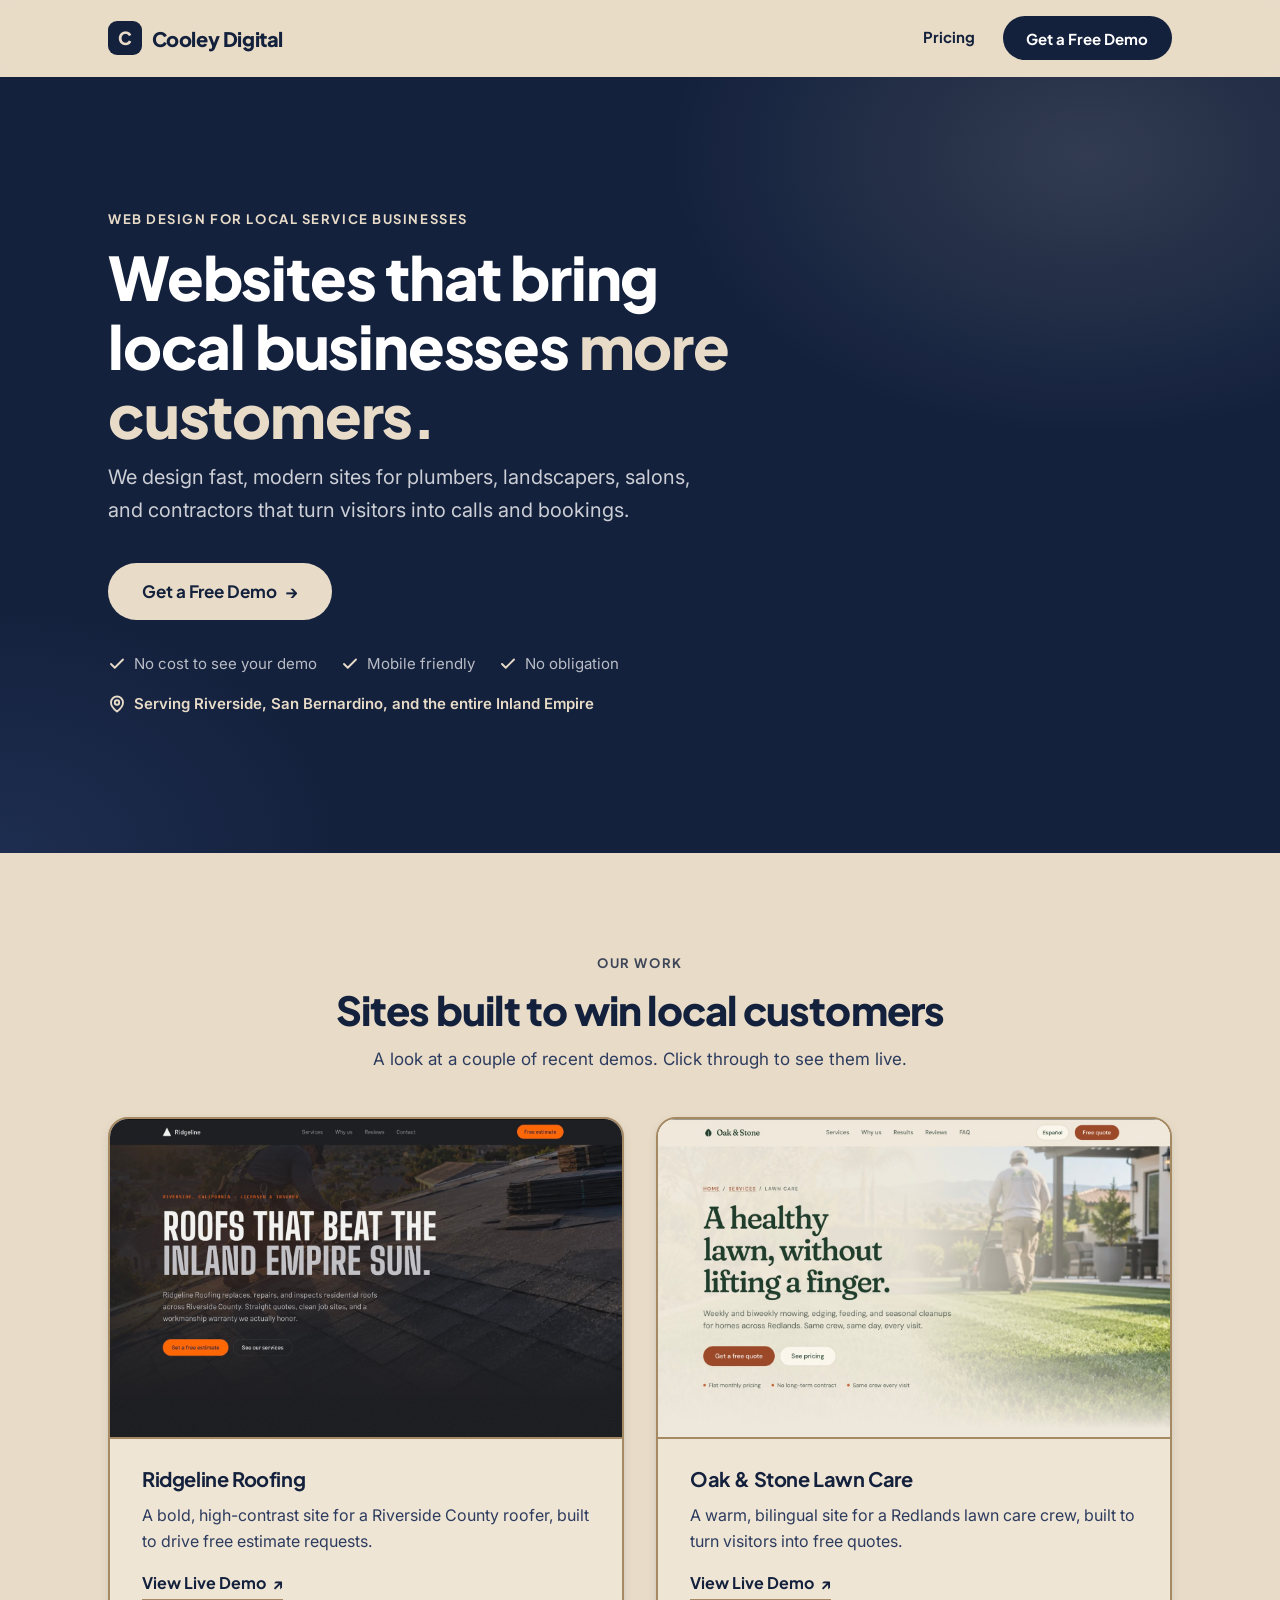
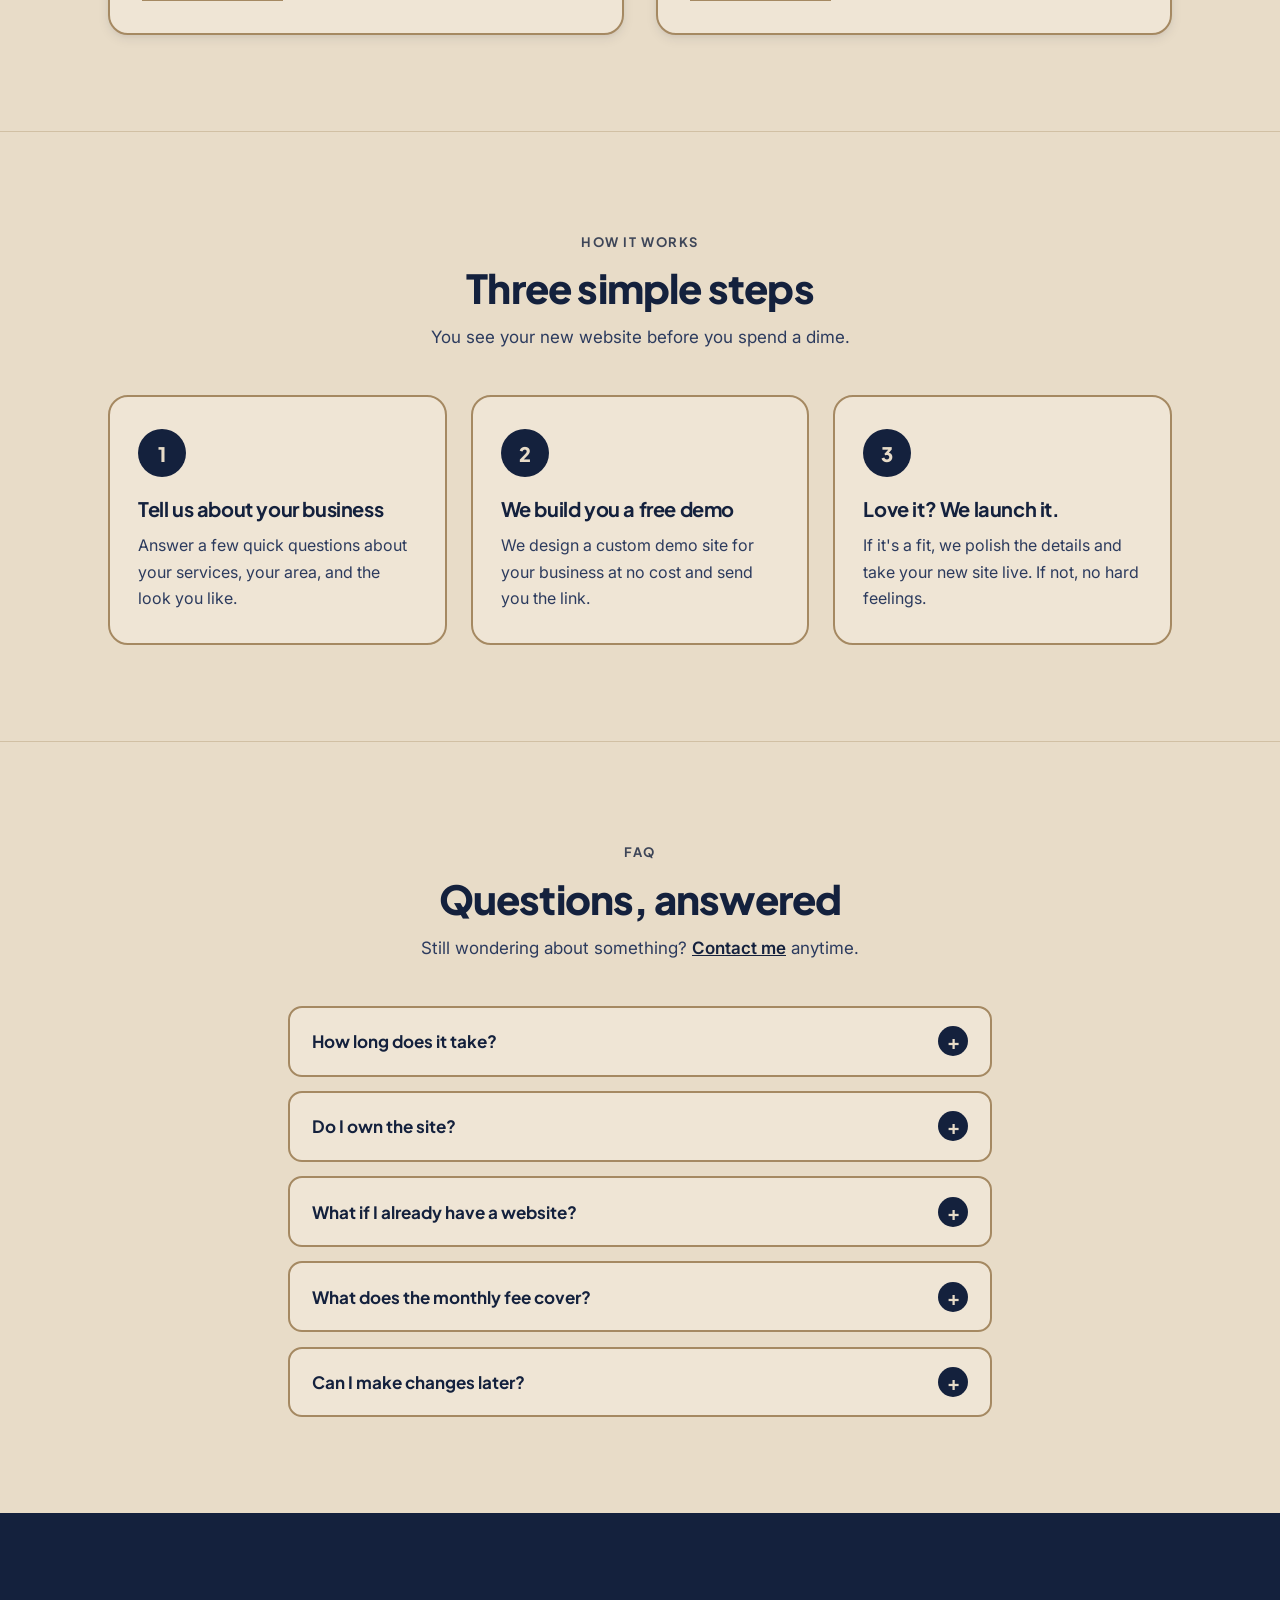
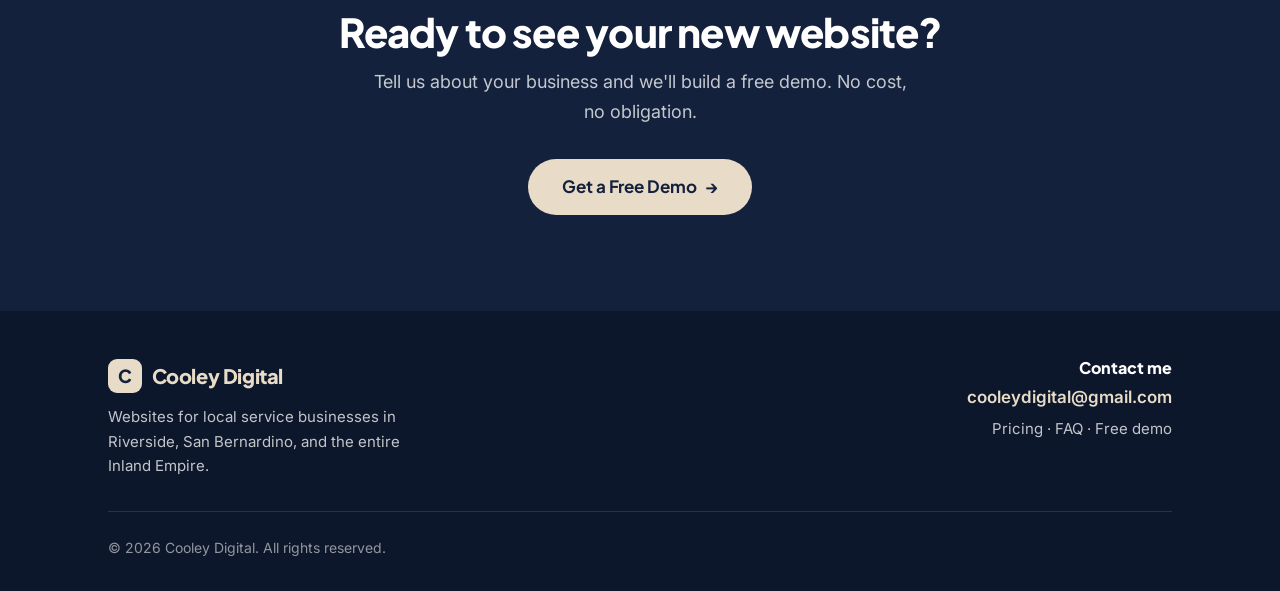
<file: index.html>
<!DOCTYPE html>
<html lang="en">
<head>
  <meta charset="UTF-8">
  <meta name="viewport" content="width=device-width, initial-scale=1.0">
  <title>Cooley Digital | Websites for Local Service Businesses</title>
  <meta name="description" content="Cooley Digital builds clean, modern websites that help plumbers, landscapers, salons, contractors, and other local service businesses in Riverside, San Bernardino, and the Inland Empire win more customers. Get a free demo.">
  <meta name="theme-color" content="#14213D">

  <meta property="og:type" content="website">
  <meta property="og:title" content="Cooley Digital | Websites for Local Service Businesses">
  <meta property="og:description" content="Modern websites that bring local businesses more customers. Get a free demo, no obligation.">

  <link rel="icon" href="favicon.svg" type="image/svg+xml">

  <link rel="preconnect" href="https://fonts.googleapis.com">
  <link rel="preconnect" href="https://fonts.gstatic.com" crossorigin>
  <link href="https://fonts.googleapis.com/css2?family=Inter:wght@400;500;600&family=Plus+Jakarta+Sans:wght@600;700;800&display=swap" rel="stylesheet">

  <link rel="stylesheet" href="styles.css">
</head>
<body>
  <a class="skip-link" href="#main">Skip to content</a>

  <header class="site-header">
    <div class="container site-header__inner">
      <a href="index.html" class="wordmark" aria-label="Cooley Digital home">
        <span class="wordmark__mark" aria-hidden="true">C</span>
        Cooley Digital
      </a>
      <nav class="site-nav" aria-label="Main">
        <a href="pricing.html" class="site-nav__link">Pricing</a>
        <a href="demo.html" class="btn btn--primary">
          <span class="btn-label-full">Get a Free Demo</span>
          <span class="btn-label-short">Free Demo</span>
        </a>
      </nav>
    </div>
  </header>

  <main id="main">
    <!-- Hero -->
    <section class="hero">
      <div class="container">
        <span class="eyebrow">Web design for local service businesses</span>
        <h1>Websites that bring local businesses <span class="accent">more customers.</span></h1>
        <p class="hero__sub">We design fast, modern sites for plumbers, landscapers, salons, and contractors that turn visitors into calls and bookings.</p>
        <a href="demo.html" class="btn btn--tan btn--lg">
          Get a Free Demo <span class="btn__arrow" aria-hidden="true">&rarr;</span>
        </a>
        <ul class="hero__trust">
          <li>
            <svg width="18" height="18" viewBox="0 0 24 24" fill="none" stroke="currentColor" stroke-width="2.5" stroke-linecap="round" stroke-linejoin="round" aria-hidden="true"><path d="M20 6 9 17l-5-5"/></svg>
            No cost to see your demo
          </li>
          <li>
            <svg width="18" height="18" viewBox="0 0 24 24" fill="none" stroke="currentColor" stroke-width="2.5" stroke-linecap="round" stroke-linejoin="round" aria-hidden="true"><path d="M20 6 9 17l-5-5"/></svg>
            Mobile friendly
          </li>
          <li>
            <svg width="18" height="18" viewBox="0 0 24 24" fill="none" stroke="currentColor" stroke-width="2.5" stroke-linecap="round" stroke-linejoin="round" aria-hidden="true"><path d="M20 6 9 17l-5-5"/></svg>
            No obligation
          </li>
        </ul>
        <p class="hero__area"><svg width="18" height="18" viewBox="0 0 24 24" fill="none" stroke="currentColor" stroke-width="2.5" stroke-linecap="round" stroke-linejoin="round" aria-hidden="true"><path d="M20 10c0 6-8 12-8 12s-8-6-8-12a8 8 0 0 1 16 0Z"/><circle cx="12" cy="10" r="3"/></svg>Serving Riverside, San Bernardino, and the entire Inland Empire</p>
      </div>
    </section>

    <!-- Our Work -->
    <section class="section section--cream" id="work" aria-labelledby="work-title">
      <div class="container">
        <div class="section-header">
          <span class="eyebrow">Our Work</span>
          <h2 id="work-title">Sites built to win local customers</h2>
          <p>A look at a couple of recent demos. Click through to see them live.</p>
        </div>

        <div class="work-grid">
          <article class="card work-card">
            <div class="work-card__media">
              <img src="images/demo1.jpg" alt="Homepage screenshot of the Ridgeline Roofing demo website" width="1600" height="913" loading="lazy">
            </div>
            <div class="work-card__body">
              <h3>Ridgeline Roofing</h3>
              <p>A bold, high-contrast site for a Riverside County roofer, built to drive free estimate requests.</p>
              <a href="https://ridgelineroofing-demo.netlify.app/" class="text-link" target="_blank" rel="noopener noreferrer">
                View Live Demo <span aria-hidden="true">&#8599;</span>
                <span class="visually-hidden">(opens in a new tab)</span>
              </a>
            </div>
          </article>

          <article class="card work-card">
            <div class="work-card__media">
              <img src="images/demo2.jpg" alt="Homepage screenshot of the Oak &amp; Stone Lawn Care demo website" width="1600" height="913" loading="lazy">
            </div>
            <div class="work-card__body">
              <h3>Oak &amp; Stone Lawn Care</h3>
              <p>A warm, bilingual site for a Redlands lawn care crew, built to turn visitors into free quotes.</p>
              <a href="https://oakandstone-demo.netlify.app/" class="text-link" target="_blank" rel="noopener noreferrer">
                View Live Demo <span aria-hidden="true">&#8599;</span>
                <span class="visually-hidden">(opens in a new tab)</span>
              </a>
            </div>
          </article>
        </div>
      </div>
    </section>

    <!-- How it works -->
    <section class="section section--tan" id="how" aria-labelledby="how-title">
      <div class="container">
        <div class="section-header">
          <span class="eyebrow">How it works</span>
          <h2 id="how-title">Three simple steps</h2>
          <p>You see your new website before you spend a dime.</p>
        </div>

        <ol class="steps">
          <li class="step">
            <div class="step__num" aria-hidden="true">1</div>
            <h3>Tell us about your business</h3>
            <p>Answer a few quick questions about your services, your area, and the look you like.</p>
          </li>
          <li class="step">
            <div class="step__num" aria-hidden="true">2</div>
            <h3>We build you a free demo</h3>
            <p>We design a custom demo site for your business at no cost and send you the link.</p>
          </li>
          <li class="step">
            <div class="step__num" aria-hidden="true">3</div>
            <h3>Love it? We launch it.</h3>
            <p>If it's a fit, we polish the details and take your new site live. If not, no hard feelings.</p>
          </li>
        </ol>
      </div>
    </section>

    <!-- FAQ -->
    <section class="section section--tan" id="faq" aria-labelledby="faq-title">
      <div class="container container--narrow">
        <div class="section-header">
          <span class="eyebrow">FAQ</span>
          <h2 id="faq-title">Questions, answered</h2>
          <p>Still wondering about something? <a href="#contact">Contact me</a> anytime.</p>
        </div>

        <div class="faq">
          <details class="faq__item">
            <summary>How long does it take?</summary>
            <p>Your free demo is usually ready within 3–5 days of filling out the form. Once you decide to move forward, we finalize the details and launch your site within 1–2 weeks, depending on how quickly we get your photos, logo, and info.</p>
          </details>
          <details class="faq__item">
            <summary>Do I own the site?</summary>
            <p>Yes. Your domain name and all your content (your photos, text, and logo) belong to you. If you ever decide to leave, we'll hand over your site files so you're never locked in.</p>
          </details>
          <details class="faq__item">
            <summary>What if I already have a website?</summary>
            <p>No problem. We'll look at what you have now, keep what's working, and build you a faster, more modern version. We can also move your existing domain over, so your web address stays the same.</p>
          </details>
          <details class="faq__item">
            <summary>What does the monthly fee cover?</summary>
            <p>The $50/month covers hosting, security, keeping your site online and running fast, and small updates like changing your hours, prices, services, or photos. You won't have to touch any tech yourself.</p>
          </details>
          <details class="faq__item">
            <summary>Can I make changes later?</summary>
            <p>Absolutely. Just text or email us what you want changed. Small updates are included in your monthly plan, and bigger additions (like a new page or online booking) we'll quote upfront before doing any work.</p>
          </details>
        </div>
      </div>
    </section>

    <!-- Final CTA -->
    <section class="section section--navy cta-band" aria-labelledby="cta-title">
      <div class="container">
        <h2 id="cta-title">Ready to see your new website?</h2>
        <p>Tell us about your business and we'll build a free demo. No cost, no obligation.</p>
        <a href="demo.html" class="btn btn--tan btn--lg">
          Get a Free Demo <span class="btn__arrow" aria-hidden="true">&rarr;</span>
        </a>
      </div>
    </section>
  </main>

  <footer class="site-footer">
    <div class="container">
      <div class="site-footer__inner">
        <div>
          <a href="index.html" class="wordmark wordmark--light">
            <span class="wordmark__mark" aria-hidden="true">C</span>
            Cooley Digital
          </a>
          <p class="site-footer__tagline">Websites for local service businesses in Riverside, San Bernardino, and the entire Inland Empire.</p>
        </div>
        <div class="site-footer__contact" id="contact">
          <h2 class="site-footer__heading">Contact me</h2>
          <p><a class="site-footer__email" href="mailto:cooleydigital@gmail.com">cooleydigital@gmail.com</a></p>
          <p class="site-footer__links"><a href="pricing.html">Pricing</a> &middot; <a href="#faq">FAQ</a> &middot; <a href="demo.html">Free demo</a></p>
        </div>
      </div>
      <div class="site-footer__bottom">
        <p>&copy; <span data-year>2026</span> Cooley Digital. All rights reserved.</p>
      </div>
    </div>
  </footer>

  <script src="script.js" defer></script>
</body>
</html>
</file>
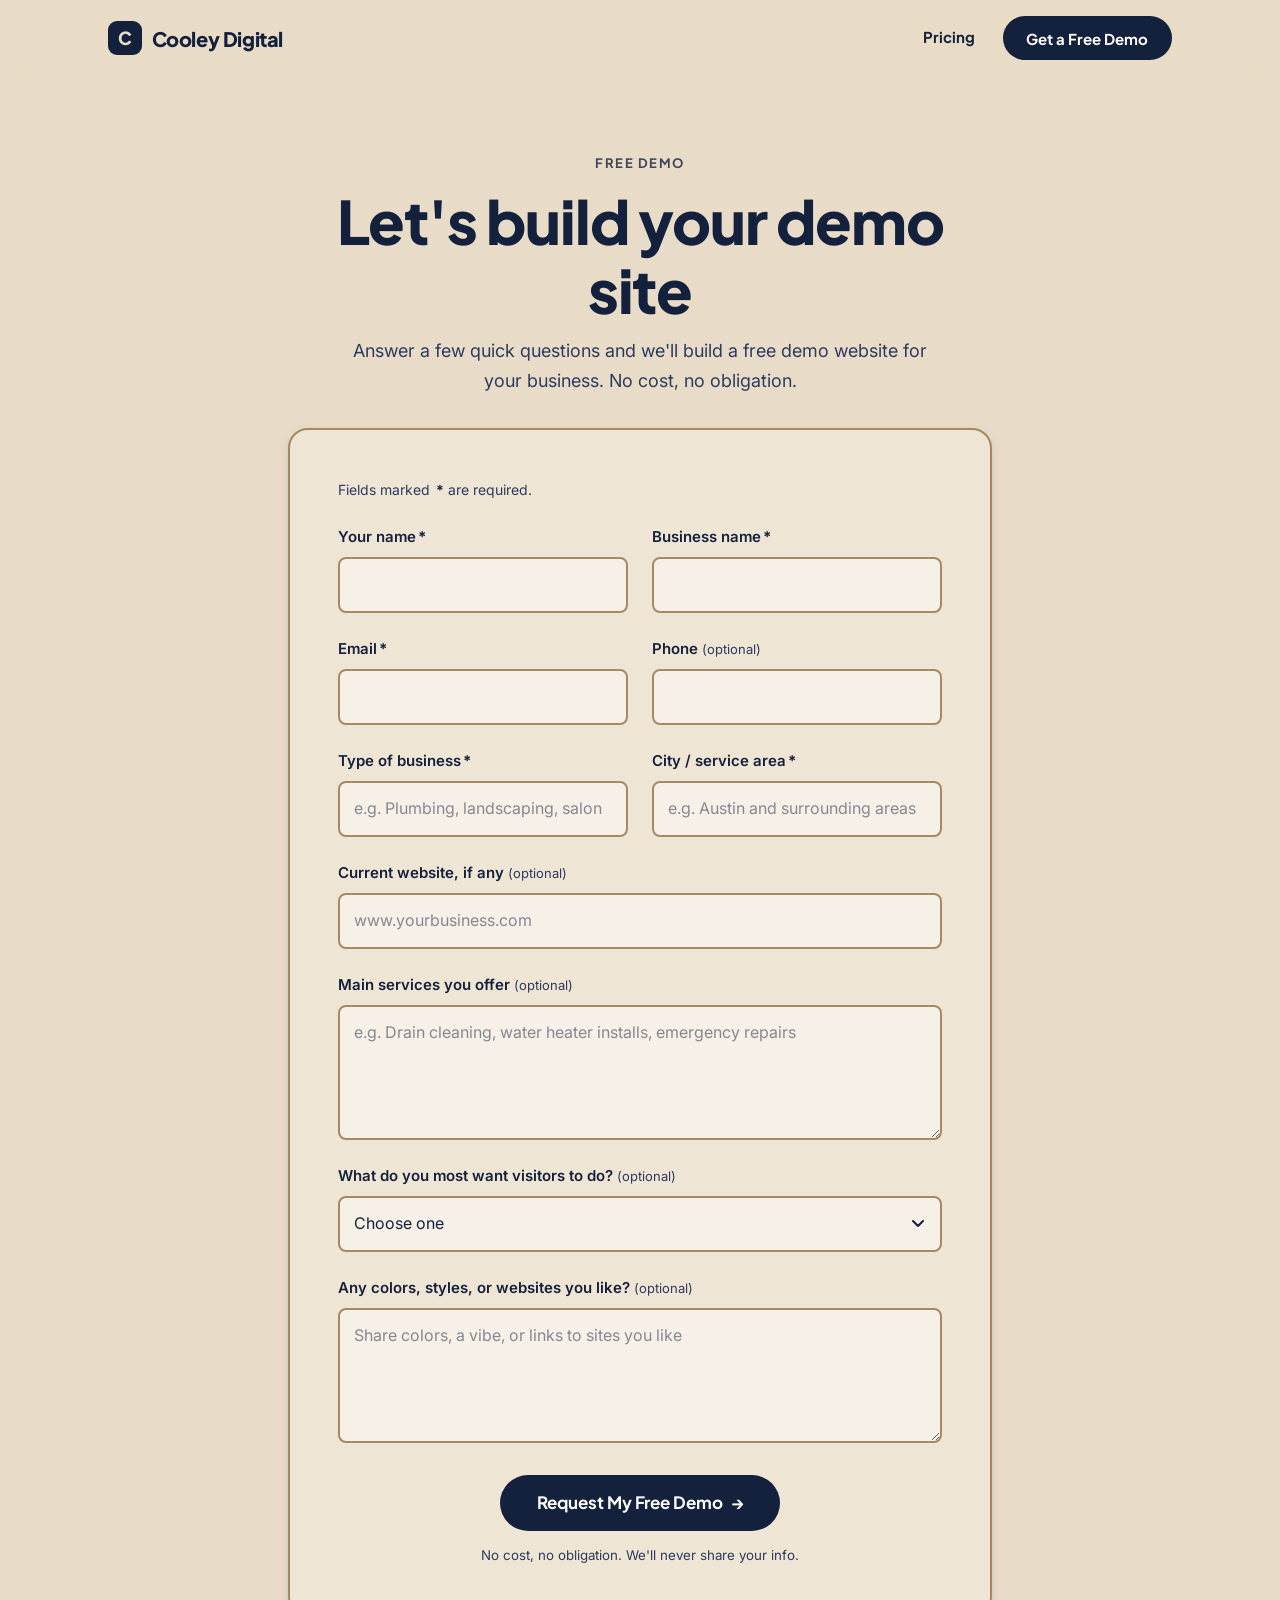
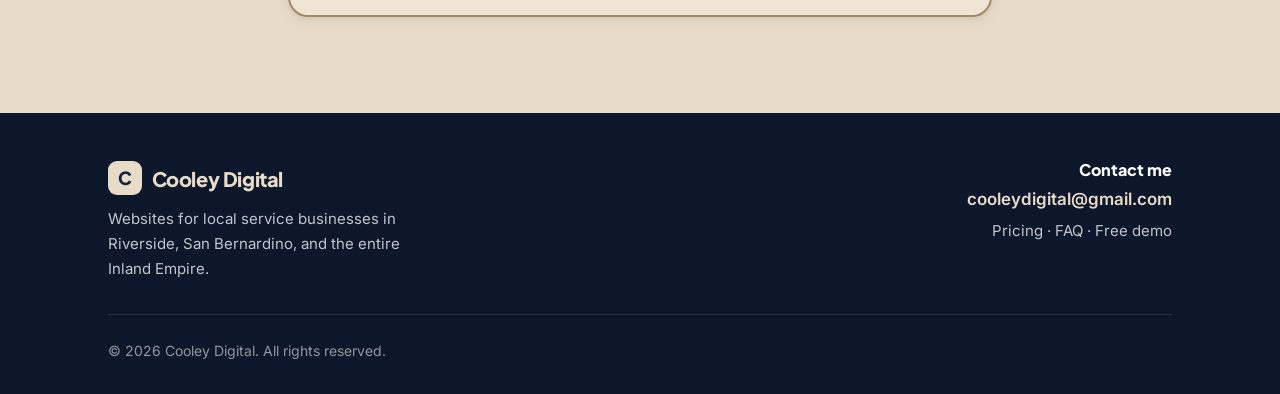
<file: demo.html>
<!DOCTYPE html>
<html lang="en">
<head>
  <meta charset="UTF-8">
  <meta name="viewport" content="width=device-width, initial-scale=1.0">
  <title>Get a Free Demo Website | Cooley Digital</title>
  <meta name="description" content="Answer a few quick questions and Cooley Digital will build a free demo website for your Inland Empire service business. No cost, no obligation.">
  <meta name="theme-color" content="#14213D">

  <meta property="og:type" content="website">
  <meta property="og:title" content="Get a Free Demo Website | Cooley Digital">
  <meta property="og:description" content="Answer a few quick questions and we'll build a free demo website for your business.">

  <link rel="icon" href="favicon.svg" type="image/svg+xml">

  <link rel="preconnect" href="https://fonts.googleapis.com">
  <link rel="preconnect" href="https://fonts.gstatic.com" crossorigin>
  <link href="https://fonts.googleapis.com/css2?family=Inter:wght@400;500;600&family=Plus+Jakarta+Sans:wght@600;700;800&display=swap" rel="stylesheet">

  <link rel="stylesheet" href="styles.css">
</head>
<body>
  <a class="skip-link" href="#main">Skip to content</a>

  <header class="site-header">
    <div class="container site-header__inner">
      <a href="index.html" class="wordmark" aria-label="Cooley Digital home">
        <span class="wordmark__mark" aria-hidden="true">C</span>
        Cooley Digital
      </a>
      <nav class="site-nav" aria-label="Main">
        <a href="pricing.html" class="site-nav__link">Pricing</a>
        <a href="demo.html" class="btn btn--primary" aria-current="page">
          <span class="btn-label-full">Get a Free Demo</span>
          <span class="btn-label-short">Free Demo</span>
        </a>
      </nav>
    </div>
  </header>

  <main id="main">
    <section class="page-intro">
      <div class="container container--narrow">
        <span class="eyebrow">Free demo</span>
        <h1>Let's build your demo site</h1>
        <p>Answer a few quick questions and we'll build a free demo website for your business. No cost, no obligation.</p>
      </div>
    </section>

    <section class="section section--flush-top">
      <div class="container container--narrow">
        <div class="form-card">
          <p class="form-note">Fields marked <span class="req" aria-hidden="true">*</span> are required.</p>

          <form
            name="demo-request"
            method="POST"
            action="/thank-you.html"
            data-netlify="true"
            netlify-honeypot="bot-field"
            novalidate
            data-validate>
            <input type="hidden" name="form-name" value="demo-request">

            <!-- Honeypot: hidden from people, bots fill it in -->
            <p class="visually-hidden" aria-hidden="true">
              <label>Leave this field empty: <input name="bot-field" tabindex="-1" autocomplete="off"></label>
            </p>

            <div class="form-grid">
              <div class="field">
                <label for="name">Your name<span class="req" aria-hidden="true">*</span></label>
                <input type="text" id="name" name="name" autocomplete="name" required aria-describedby="name-error">
                <span class="field__error" id="name-error">Please enter your name.</span>
              </div>

              <div class="field">
                <label for="business">Business name<span class="req" aria-hidden="true">*</span></label>
                <input type="text" id="business" name="business-name" autocomplete="organization" required aria-describedby="business-error">
                <span class="field__error" id="business-error">Please enter your business name.</span>
              </div>

              <div class="field">
                <label for="email">Email<span class="req" aria-hidden="true">*</span></label>
                <input type="email" id="email" name="email" autocomplete="email" inputmode="email" required aria-describedby="email-error">
                <span class="field__error" id="email-error">Please enter a valid email address.</span>
              </div>

              <div class="field">
                <label for="phone">Phone<span class="optional">(optional)</span></label>
                <input type="tel" id="phone" name="phone" autocomplete="tel" inputmode="tel">
              </div>

              <div class="field">
                <label for="business-type">Type of business<span class="req" aria-hidden="true">*</span></label>
                <input type="text" id="business-type" name="business-type" placeholder="e.g. Plumbing, landscaping, salon" required aria-describedby="business-type-error">
                <span class="field__error" id="business-type-error">Please tell us what kind of business you run.</span>
              </div>

              <div class="field">
                <label for="area">City / service area<span class="req" aria-hidden="true">*</span></label>
                <input type="text" id="area" name="service-area" autocomplete="address-level2" placeholder="e.g. Austin and surrounding areas" required aria-describedby="area-error">
                <span class="field__error" id="area-error">Please enter your city or service area.</span>
              </div>

              <div class="field field--full">
                <label for="website">Current website, if any<span class="optional">(optional)</span></label>
                <input type="text" id="website" name="current-website" autocomplete="url" inputmode="url" placeholder="www.yourbusiness.com">
              </div>

              <div class="field field--full">
                <label for="services">Main services you offer<span class="optional">(optional)</span></label>
                <textarea id="services" name="services" rows="4" placeholder="e.g. Drain cleaning, water heater installs, emergency repairs"></textarea>
              </div>

              <div class="field field--full">
                <label for="goal">What do you most want visitors to do?<span class="optional">(optional)</span></label>
                <select id="goal" name="visitor-goal">
                  <option value="" selected>Choose one</option>
                  <option>Call us</option>
                  <option>Book online</option>
                  <option>Request a quote</option>
                  <option>Visit our location</option>
                  <option>Other</option>
                </select>
              </div>

              <div class="field field--full">
                <label for="style">Any colors, styles, or websites you like?<span class="optional">(optional)</span></label>
                <textarea id="style" name="style-preferences" rows="4" placeholder="Share colors, a vibe, or links to sites you like"></textarea>
              </div>
            </div>

            <div class="form-actions">
              <button type="submit" class="btn btn--primary btn--lg btn--block">
                Request My Free Demo <span class="btn__arrow" aria-hidden="true">&rarr;</span>
              </button>
              <small>No cost, no obligation. We'll never share your info.</small>
            </div>
          </form>
        </div>
      </div>
    </section>
  </main>

  <footer class="site-footer">
    <div class="container">
      <div class="site-footer__inner">
        <div>
          <a href="index.html" class="wordmark wordmark--light">
            <span class="wordmark__mark" aria-hidden="true">C</span>
            Cooley Digital
          </a>
          <p class="site-footer__tagline">Websites for local service businesses in Riverside, San Bernardino, and the entire Inland Empire.</p>
        </div>
        <div class="site-footer__contact" id="contact">
          <h2 class="site-footer__heading">Contact me</h2>
          <p><a class="site-footer__email" href="mailto:cooleydigital@gmail.com">cooleydigital@gmail.com</a></p>
          <p class="site-footer__links"><a href="pricing.html">Pricing</a> &middot; <a href="index.html#faq">FAQ</a> &middot; <a href="demo.html">Free demo</a></p>
        </div>
      </div>
      <div class="site-footer__bottom">
        <p>&copy; <span data-year>2026</span> Cooley Digital. All rights reserved.</p>
      </div>
    </div>
  </footer>

  <script src="script.js" defer></script>
</body>
</html>
</file>
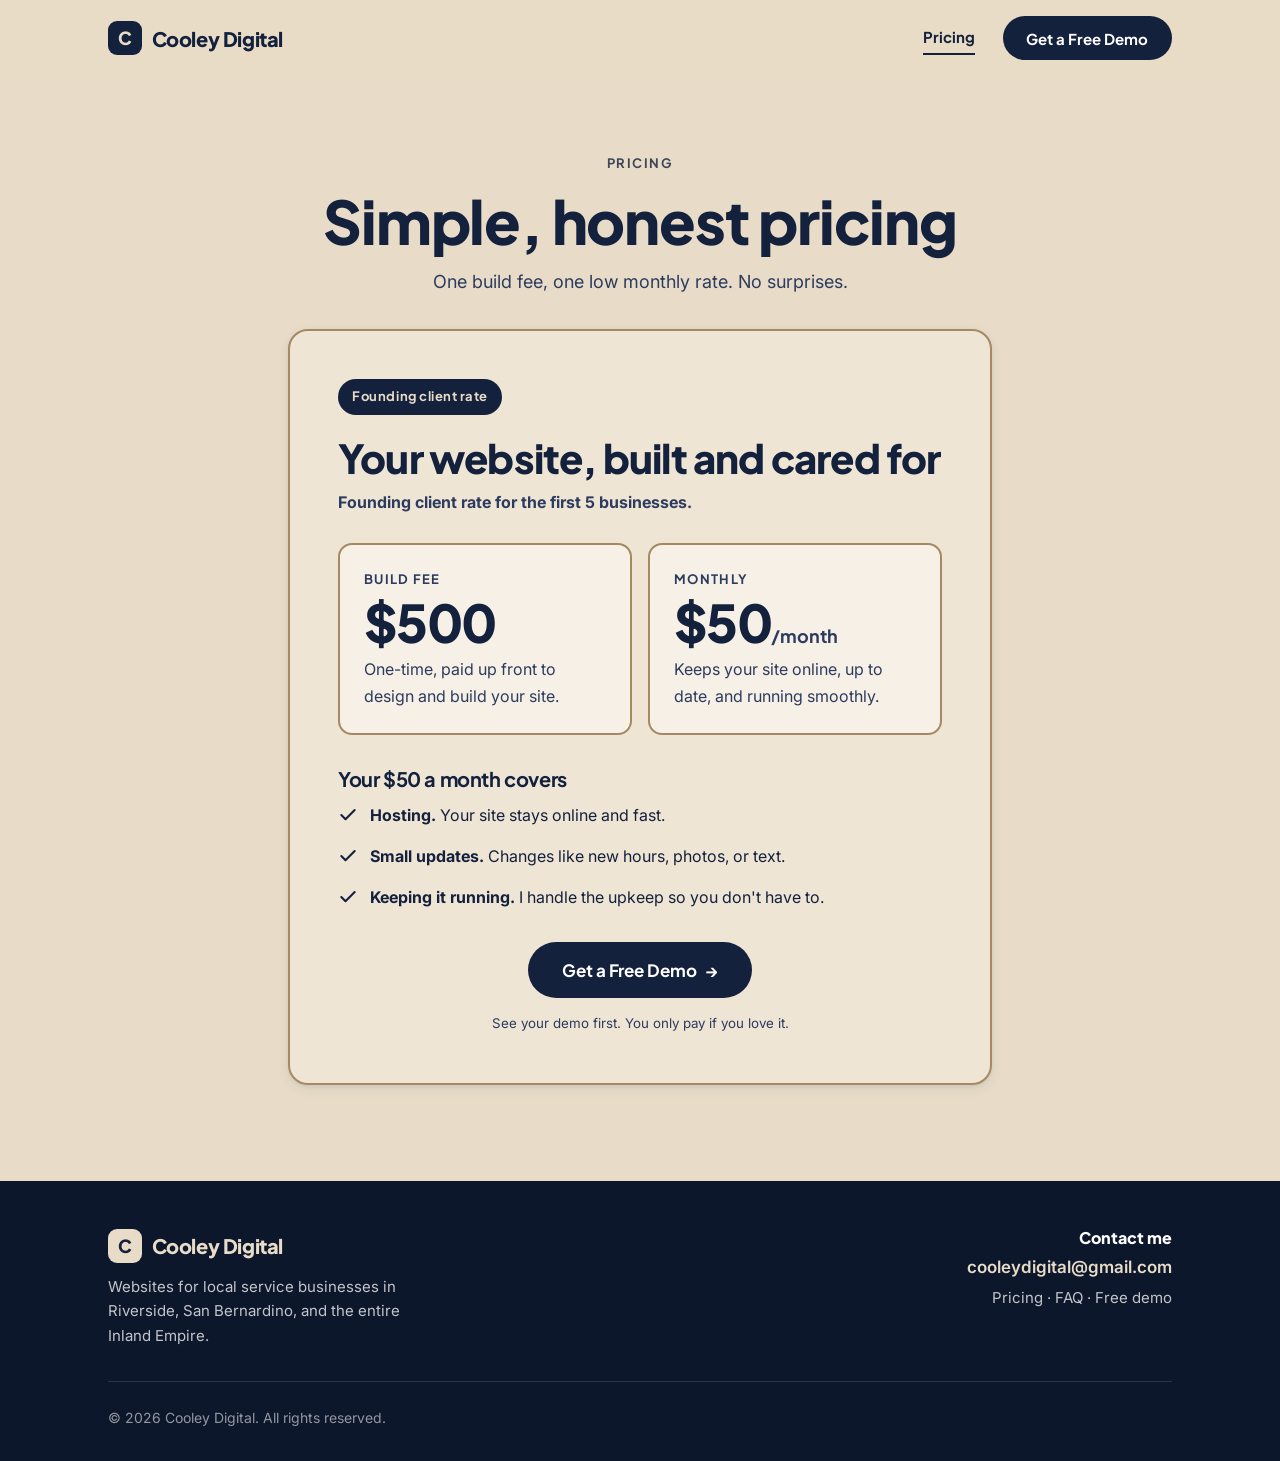
<file: pricing.html>
<!DOCTYPE html>
<html lang="en">
<head>
  <meta charset="UTF-8">
  <meta name="viewport" content="width=device-width, initial-scale=1.0">
  <title>Pricing | Cooley Digital</title>
  <meta name="description" content="Simple website pricing for local service businesses: $500 to build, then $50 a month for hosting, small updates, and upkeep. Serving Riverside, San Bernardino, and the Inland Empire. Founding client rate for the first 5 businesses.">
  <meta name="theme-color" content="#14213D">

  <meta property="og:type" content="website">
  <meta property="og:title" content="Pricing | Cooley Digital">
  <meta property="og:description" content="$500 to build, then $50 a month. Founding client rate for the first 5 businesses.">

  <link rel="icon" href="favicon.svg" type="image/svg+xml">

  <link rel="preconnect" href="https://fonts.googleapis.com">
  <link rel="preconnect" href="https://fonts.gstatic.com" crossorigin>
  <link href="https://fonts.googleapis.com/css2?family=Inter:wght@400;500;600&family=Plus+Jakarta+Sans:wght@600;700;800&display=swap" rel="stylesheet">

  <link rel="stylesheet" href="styles.css">
</head>
<body>
  <a class="skip-link" href="#main">Skip to content</a>

  <header class="site-header">
    <div class="container site-header__inner">
      <a href="index.html" class="wordmark" aria-label="Cooley Digital home">
        <span class="wordmark__mark" aria-hidden="true">C</span>
        Cooley Digital
      </a>
      <nav class="site-nav" aria-label="Main">
        <a href="pricing.html" class="site-nav__link" aria-current="page">Pricing</a>
        <a href="demo.html" class="btn btn--primary">
          <span class="btn-label-full">Get a Free Demo</span>
          <span class="btn-label-short">Free Demo</span>
        </a>
      </nav>
    </div>
  </header>

  <main id="main">
    <section class="page-intro">
      <div class="container container--narrow">
        <span class="eyebrow">Pricing</span>
        <h1>Simple, honest pricing</h1>
        <p>One build fee, one low monthly rate. No surprises.</p>
      </div>
    </section>

    <section class="section section--flush-top">
      <div class="container container--narrow">
        <div class="price-card">
          <span class="badge">Founding client rate</span>
          <h2 class="price-card__title">Your website, built and cared for</h2>
          <p class="price-card__lead"><strong>Founding client rate for the first 5 businesses.</strong></p>

          <div class="price-grid">
            <div class="price-box">
              <p class="price-box__label">Build fee</p>
              <p class="price-box__amount">$500</p>
              <p>One-time, paid up front to design and build your site.</p>
            </div>
            <div class="price-box">
              <p class="price-box__label">Monthly</p>
              <p class="price-box__amount">$50<small>/month</small></p>
              <p>Keeps your site online, up to date, and running smoothly.</p>
            </div>
          </div>

          <h3>Your $50 a month covers</h3>
          <ul class="check-list">
            <li><svg width="20" height="20" viewBox="0 0 24 24" fill="none" stroke="currentColor" stroke-width="2.5" stroke-linecap="round" stroke-linejoin="round" aria-hidden="true"><path d="M20 6 9 17l-5-5"/></svg><span><strong>Hosting.</strong> Your site stays online and fast.</span></li>
            <li><svg width="20" height="20" viewBox="0 0 24 24" fill="none" stroke="currentColor" stroke-width="2.5" stroke-linecap="round" stroke-linejoin="round" aria-hidden="true"><path d="M20 6 9 17l-5-5"/></svg><span><strong>Small updates.</strong> Changes like new hours, photos, or text.</span></li>
            <li><svg width="20" height="20" viewBox="0 0 24 24" fill="none" stroke="currentColor" stroke-width="2.5" stroke-linecap="round" stroke-linejoin="round" aria-hidden="true"><path d="M20 6 9 17l-5-5"/></svg><span><strong>Keeping it running.</strong> I handle the upkeep so you don't have to.</span></li>
          </ul>

          <div class="price-card__actions">
            <a href="demo.html" class="btn btn--primary btn--lg">
              Get a Free Demo <span class="btn__arrow" aria-hidden="true">&rarr;</span>
            </a>
            <small>See your demo first. You only pay if you love it.</small>
          </div>
        </div>
      </div>
    </section>
  </main>

  <footer class="site-footer">
    <div class="container">
      <div class="site-footer__inner">
        <div>
          <a href="index.html" class="wordmark wordmark--light">
            <span class="wordmark__mark" aria-hidden="true">C</span>
            Cooley Digital
          </a>
          <p class="site-footer__tagline">Websites for local service businesses in Riverside, San Bernardino, and the entire Inland Empire.</p>
        </div>
        <div class="site-footer__contact" id="contact">
          <h2 class="site-footer__heading">Contact me</h2>
          <p><a class="site-footer__email" href="mailto:cooleydigital@gmail.com">cooleydigital@gmail.com</a></p>
          <p class="site-footer__links"><a href="pricing.html">Pricing</a> &middot; <a href="index.html#faq">FAQ</a> &middot; <a href="demo.html">Free demo</a></p>
        </div>
      </div>
      <div class="site-footer__bottom">
        <p>&copy; <span data-year>2026</span> Cooley Digital. All rights reserved.</p>
      </div>
    </div>
  </footer>

  <script src="script.js" defer></script>
</body>
</html>
</file>
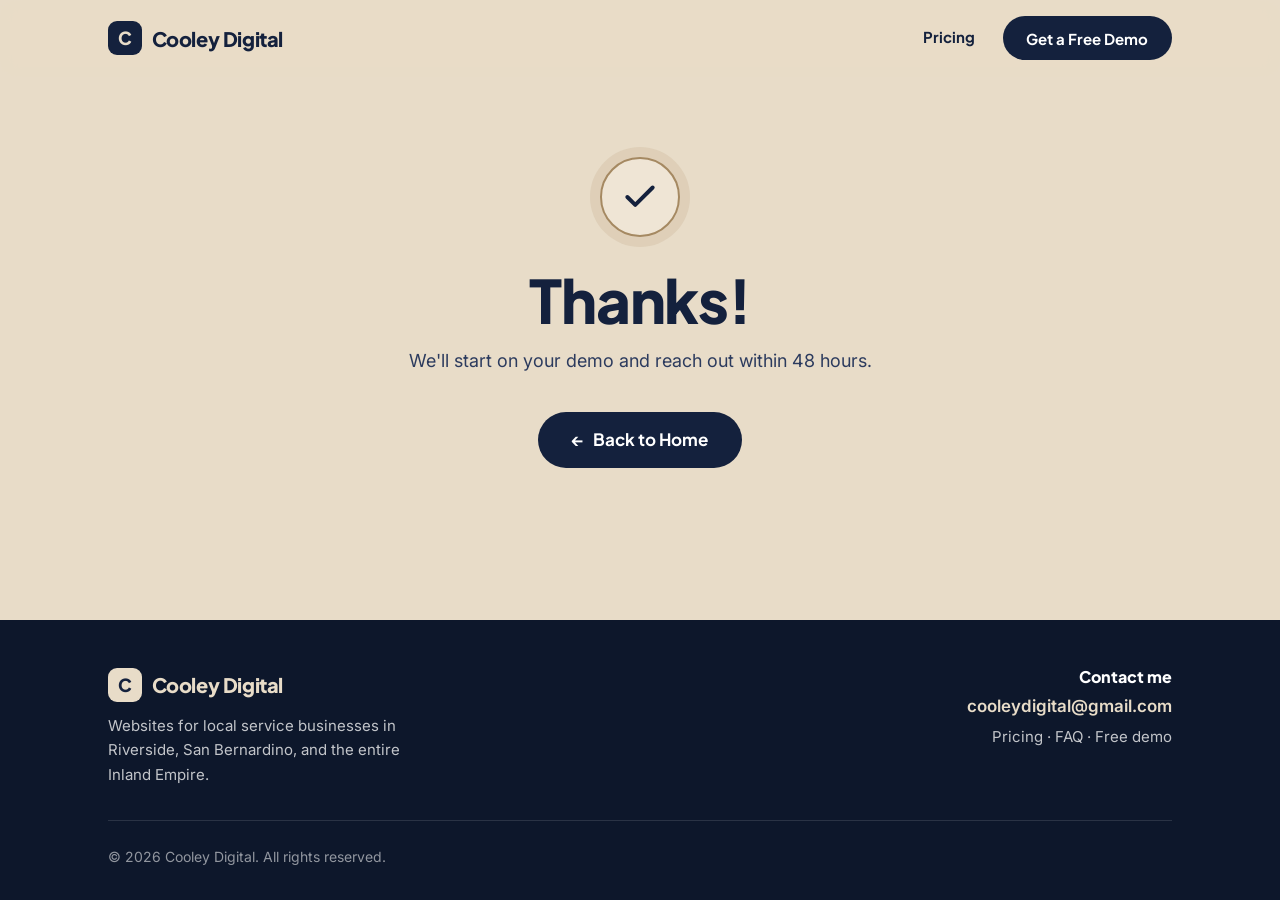
<file: thank-you.html>
<!DOCTYPE html>
<html lang="en">
<head>
  <meta charset="UTF-8">
  <meta name="viewport" content="width=device-width, initial-scale=1.0">
  <title>Thanks! Your Demo Request Is In | Cooley Digital</title>
  <meta name="description" content="Thanks for requesting a free demo website from Cooley Digital. We'll reach out within 48 hours.">
  <meta name="robots" content="noindex">
  <meta name="theme-color" content="#14213D">

  <link rel="icon" href="favicon.svg" type="image/svg+xml">

  <link rel="preconnect" href="https://fonts.googleapis.com">
  <link rel="preconnect" href="https://fonts.gstatic.com" crossorigin>
  <link href="https://fonts.googleapis.com/css2?family=Inter:wght@400;500;600&family=Plus+Jakarta+Sans:wght@600;700;800&display=swap" rel="stylesheet">

  <link rel="stylesheet" href="styles.css">
</head>
<body>
  <a class="skip-link" href="#main">Skip to content</a>

  <header class="site-header">
    <div class="container site-header__inner">
      <a href="index.html" class="wordmark" aria-label="Cooley Digital home">
        <span class="wordmark__mark" aria-hidden="true">C</span>
        Cooley Digital
      </a>
      <nav class="site-nav" aria-label="Main">
        <a href="pricing.html" class="site-nav__link">Pricing</a>
        <a href="demo.html" class="btn btn--primary">
          <span class="btn-label-full">Get a Free Demo</span>
          <span class="btn-label-short">Free Demo</span>
        </a>
      </nav>
    </div>
  </header>

  <main id="main">
    <section class="confirm">
      <div class="container container--narrow">
        <div class="confirm__icon" aria-hidden="true">
          <svg width="38" height="38" viewBox="0 0 24 24" fill="none" stroke="currentColor" stroke-width="2.5" stroke-linecap="round" stroke-linejoin="round"><path d="M20 6 9 17l-5-5"/></svg>
        </div>
        <h1>Thanks!</h1>
        <p>We'll start on your demo and reach out within 48 hours.</p>
        <a href="index.html" class="btn btn--primary btn--lg">
          <span aria-hidden="true">&larr;</span> Back to Home
        </a>
      </div>
    </section>
  </main>

  <footer class="site-footer">
    <div class="container">
      <div class="site-footer__inner">
        <div>
          <a href="index.html" class="wordmark wordmark--light">
            <span class="wordmark__mark" aria-hidden="true">C</span>
            Cooley Digital
          </a>
          <p class="site-footer__tagline">Websites for local service businesses in Riverside, San Bernardino, and the entire Inland Empire.</p>
        </div>
        <div class="site-footer__contact" id="contact">
          <h2 class="site-footer__heading">Contact me</h2>
          <p><a class="site-footer__email" href="mailto:cooleydigital@gmail.com">cooleydigital@gmail.com</a></p>
          <p class="site-footer__links"><a href="pricing.html">Pricing</a> &middot; <a href="index.html#faq">FAQ</a> &middot; <a href="demo.html">Free demo</a></p>
        </div>
      </div>
      <div class="site-footer__bottom">
        <p>&copy; <span data-year>2026</span> Cooley Digital. All rights reserved.</p>
      </div>
    </div>
  </footer>

  <script src="script.js" defer></script>
</body>
</html>
</file>
<file: styles.css>
/* ==========================================================================
   Cooley Digital — shared styles
   Sections: 1. Tokens  2. Base  3. Layout  4. Components  5. Page sections
             6. Forms  7. Utilities  8. Responsive
   ========================================================================== */

/* 1. Tokens
   -------------------------------------------------------------------------- */
:root {
  --navy: #14213d;
  --navy-deep: #0d172b;
  --navy-soft: #1f2f52;
  --tan: #e8dcc8;        /* beige: page backgrounds + accent on navy */
  --tan-dark: #c9b08a;
  --tan-light: #f3ebdf;
  --tan-card: #efe5d5;   /* cards, steps, form panel */
  --tan-field: #f6f0e6;  /* form inputs */
  --tan-line: #a58962;   /* darker outline around boxes */
  --cream: #f5efe6;
  --white: #ffffff;
  --text: #14213d;
  --text-muted: #2c3b5e;
  --border: #a58962;
  --error: #b3261e;

  --font-heading: "Plus Jakarta Sans", system-ui, -apple-system, "Segoe UI", sans-serif;
  --font-body: "Inter", system-ui, -apple-system, "Segoe UI", sans-serif;

  --radius-sm: 8px;
  --radius: 14px;
  --radius-lg: 20px;

  --shadow-sm: 0 1px 2px rgba(20, 33, 61, 0.06), 0 1px 3px rgba(20, 33, 61, 0.08);
  --shadow: 0 4px 12px rgba(20, 33, 61, 0.08), 0 2px 4px rgba(20, 33, 61, 0.04);
  --shadow-lg: 0 16px 40px rgba(20, 33, 61, 0.14), 0 4px 10px rgba(20, 33, 61, 0.06);

  --container: 1120px;
  --gutter: 1.25rem;
  --section-y: 4.5rem;
  --header-h: 68px;

  --ease: cubic-bezier(0.2, 0.7, 0.2, 1);
}

/* 2. Base
   -------------------------------------------------------------------------- */
*,
*::before,
*::after {
  box-sizing: border-box;
}

html {
  -webkit-text-size-adjust: 100%;
  scroll-behavior: smooth;
  scroll-padding-top: var(--header-h);
}

body {
  margin: 0;
  font-family: var(--font-body);
  font-size: 1rem;
  line-height: 1.65;
  color: var(--text);
  background: var(--tan);
  -webkit-font-smoothing: antialiased;
  display: flex;
  flex-direction: column;
  min-height: 100vh;
}

main {
  flex: 1;
}

h1,
h2,
h3 {
  font-family: var(--font-heading);
  line-height: 1.15;
  letter-spacing: -0.02em;
  margin: 0 0 0.75rem;
  color: var(--navy);
}

h1 { font-size: clamp(2.25rem, 7vw, 3.75rem); font-weight: 800; }
h2 { font-size: clamp(1.75rem, 4.5vw, 2.5rem); font-weight: 800; }
h3 { font-size: 1.25rem; font-weight: 700; }

p {
  margin: 0 0 1rem;
}

a {
  color: var(--navy);
}

img {
  max-width: 100%;
  display: block;
}

:focus-visible {
  outline: 3px solid var(--navy);
  outline-offset: 3px;
  border-radius: 4px;
}

@media (prefers-reduced-motion: reduce) {
  html { scroll-behavior: auto; }
  *, *::before, *::after {
    transition-duration: 0.01ms !important;
    animation-duration: 0.01ms !important;
  }
}

/* 3. Layout
   -------------------------------------------------------------------------- */
.container {
  width: 100%;
  max-width: var(--container);
  margin: 0 auto;
  padding: 0 var(--gutter);
}

.container--narrow {
  max-width: 760px;
}

.section {
  padding: var(--section-y) 0;
}

.section--cream,
.section--tan { background: var(--tan); }
.section--tan + .section--tan,
.section--cream + .section--tan { border-top: 1px solid rgba(165, 137, 98, 0.35); }
.section--navy  { background: var(--navy); color: var(--white); }
.section--flush-top { padding-top: 0; }

.section-header {
  text-align: center;
  max-width: 640px;
  margin: 0 auto 2.75rem;
}

.section-header p {
  color: var(--text-muted);
  font-size: 1.0625rem;
  margin: 0;
}

.eyebrow {
  display: inline-block;
  font-family: var(--font-heading);
  font-size: 0.8125rem;
  font-weight: 700;
  letter-spacing: 0.12em;
  text-transform: uppercase;
  color: var(--navy);
  opacity: 0.8;
  margin-bottom: 0.75rem;
}

.hero .eyebrow {
  color: var(--tan);
  opacity: 1;
}

/* 4. Components
   -------------------------------------------------------------------------- */

/* Skip link */
.skip-link {
  position: absolute;
  left: 1rem;
  top: -100px;
  z-index: 100;
  background: var(--navy);
  color: var(--white);
  padding: 0.75rem 1rem;
  border-radius: var(--radius-sm);
  text-decoration: none;
  font-weight: 600;
}

.skip-link:focus {
  top: 1rem;
}

/* Header */
.site-header {
  position: sticky;
  top: 0;
  z-index: 50;
  background: rgba(232, 220, 200, 0.94);
  backdrop-filter: saturate(180%) blur(10px);
  -webkit-backdrop-filter: saturate(180%) blur(10px);
  border-bottom: 1px solid transparent;
  transition: border-color 0.25s var(--ease), box-shadow 0.25s var(--ease);
}

.site-header.is-scrolled {
  border-bottom-color: var(--border);
  box-shadow: var(--shadow-sm);
}

.site-header__inner {
  display: flex;
  align-items: center;
  justify-content: space-between;
  gap: 1rem;
  height: var(--header-h);
}

.wordmark {
  display: inline-flex;
  align-items: center;
  gap: 0.6rem;
  font-family: var(--font-heading);
  font-weight: 800;
  font-size: 1.125rem;
  letter-spacing: -0.02em;
  color: var(--navy);
  text-decoration: none;
  white-space: nowrap;
}

.wordmark__mark {
  display: grid;
  place-items: center;
  width: 34px;
  height: 34px;
  border-radius: 9px;
  background: var(--navy);
  color: var(--tan);
  font-size: 1.125rem;
  font-weight: 800;
  flex-shrink: 0;
}

.site-nav {
  display: flex;
  align-items: center;
  gap: 1rem;
}

.site-nav__link {
  font-family: var(--font-heading);
  font-weight: 700;
  font-size: 0.9375rem;
  color: var(--navy);
  text-decoration: none;
  border-bottom: 2px solid transparent;
  padding: 0.25rem 0;
  transition: border-color 0.2s var(--ease);
}

.site-nav__link:hover,
.site-nav__link[aria-current="page"] {
  border-bottom-color: var(--navy);
}

.wordmark--light { color: var(--white); }
.wordmark--light .wordmark__mark { background: var(--tan); color: var(--navy); }

/* Buttons */
.btn {
  display: inline-flex;
  align-items: center;
  justify-content: center;
  gap: 0.5rem;
  font-family: var(--font-heading);
  font-weight: 700;
  font-size: 0.9375rem;
  line-height: 1;
  text-decoration: none;
  white-space: nowrap;
  border: 2px solid transparent;
  border-radius: 999px;
  padding: 0.8rem 1.35rem;
  cursor: pointer;
  transition: transform 0.2s var(--ease), box-shadow 0.2s var(--ease),
    background-color 0.2s var(--ease), color 0.2s var(--ease), border-color 0.2s var(--ease);
}

.btn:hover {
  transform: translateY(-2px);
}

.btn:active {
  transform: translateY(0);
}

.btn__arrow {
  transition: transform 0.2s var(--ease);
}

.btn:hover .btn__arrow {
  transform: translateX(3px);
}

.btn--primary {
  background: var(--navy);
  color: var(--white);
}

.btn--primary:hover {
  background: var(--navy-soft);
  box-shadow: var(--shadow);
}

.btn--tan {
  background: var(--tan);
  color: var(--navy);
}

.btn--tan:hover {
  background: var(--tan-light);
  box-shadow: 0 10px 24px rgba(232, 220, 200, 0.35);
}

.btn--lg {
  font-size: 1.0625rem;
  padding: 1.1rem 2rem;
}

.btn--block {
  width: 100%;
}

/* Header button: compact on small phones */
.site-header .btn {
  padding: 0.7rem 1.1rem;
  font-size: 0.875rem;
}

.btn-label-short { display: none; }

/* Cards */
.card {
  background: var(--tan-card);
  border: 2px solid var(--tan-line);
  border-radius: var(--radius-lg);
  box-shadow: var(--shadow);
  overflow: hidden;
  transition: transform 0.3s var(--ease), box-shadow 0.3s var(--ease);
}

.card:hover {
  transform: translateY(-6px);
  box-shadow: var(--shadow-lg);
}

/* Footer */
.site-footer {
  background: var(--navy-deep);
  color: rgba(255, 255, 255, 0.75);
  padding: 3rem 0 2rem;
  font-size: 0.9375rem;
}

.site-footer__inner {
  display: flex;
  flex-direction: column;
  gap: 1.25rem;
}

.site-footer__tagline {
  margin: 0.75rem 0 0;
  max-width: 320px;
}

.site-footer a {
  color: var(--tan);
  text-decoration: none;
}

.site-footer a:hover {
  text-decoration: underline;
}

.site-footer__heading {
  font-size: 1rem;
  color: var(--white);
  letter-spacing: 0;
  margin: 0 0 0.35rem;
}

.site-footer__contact p {
  margin: 0 0 0.35rem;
}

.site-footer__email {
  font-size: 1.0625rem;
  font-weight: 600;
}

.site-footer__links a {
  color: rgba(255, 255, 255, 0.75);
}

.site-footer__bottom {
  border-top: 1px solid rgba(255, 255, 255, 0.12);
  margin-top: 2rem;
  padding-top: 1.5rem;
  font-size: 0.875rem;
  color: rgba(255, 255, 255, 0.55);
}

.site-footer__bottom p {
  margin: 0;
}

/* 5. Page sections
   -------------------------------------------------------------------------- */

/* Hero */
.hero {
  position: relative;
  background: var(--navy);
  color: var(--white);
  padding: 4.5rem 0 5rem;
  overflow: hidden;
  isolation: isolate;
}

.hero::before {
  content: "";
  position: absolute;
  inset: 0;
  z-index: -1;
  background:
    radial-gradient(600px 400px at 85% 10%, rgba(232, 220, 200, 0.14), transparent 70%),
    radial-gradient(500px 360px at 0% 100%, rgba(31, 47, 82, 0.9), transparent 70%);
}

.hero h1 {
  color: var(--white);
  max-width: 15ch;
}

.hero h1 .accent {
  color: var(--tan);
}

.hero__sub {
  font-size: clamp(1.0625rem, 2.5vw, 1.25rem);
  color: rgba(255, 255, 255, 0.78);
  max-width: 38rem;
  margin-bottom: 2.25rem;
}

.hero__trust {
  display: flex;
  flex-wrap: wrap;
  gap: 0.5rem 1.5rem;
  list-style: none;
  padding: 0;
  margin: 2rem 0 0;
  font-size: 0.9375rem;
  color: rgba(255, 255, 255, 0.7);
}

.hero__trust li {
  display: flex;
  align-items: center;
  gap: 0.5rem;
}

.hero__trust svg {
  color: var(--tan);
  flex-shrink: 0;
}

.hero__area {
  display: flex;
  align-items: flex-start;
  gap: 0.5rem;
  margin: 1rem 0 0;
  font-size: 0.9375rem;
  font-weight: 600;
  color: var(--tan);
}

.hero__area svg {
  flex-shrink: 0;
  margin-top: 0.15rem;
}

/* Work */
.work-grid {
  display: grid;
  grid-template-columns: 1fr;
  gap: 1.75rem;
}

.work-card__media {
  position: relative;
  aspect-ratio: 16 / 10;
  background: linear-gradient(135deg, var(--cream), var(--tan-light));
  overflow: hidden;
  border-bottom: 2px solid var(--tan-line);
}

.work-card__media img {
  width: 100%;
  height: 100%;
  object-fit: cover;
  object-position: top center;
  transition: transform 0.5s var(--ease);
}

.work-card:hover .work-card__media img {
  transform: scale(1.03);
}

/* Shown if the screenshot file is missing */
.work-card__media.is-missing img { display: none; }
.work-card__media.is-missing::after {
  content: "Screenshot coming soon";
  position: absolute;
  inset: 0;
  display: grid;
  place-items: center;
  font-family: var(--font-heading);
  font-weight: 600;
  color: var(--navy);
  opacity: 0.55;
}

.work-card__body {
  padding: 1.5rem 1.5rem 1.75rem;
}

.work-card__body p {
  color: var(--text-muted);
}

.text-link {
  display: inline-flex;
  align-items: center;
  gap: 0.4rem;
  font-family: var(--font-heading);
  font-weight: 700;
  color: var(--navy);
  text-decoration: none;
  border-bottom: 2px solid var(--tan-line);
  padding-bottom: 2px;
  transition: gap 0.2s var(--ease), border-color 0.2s var(--ease);
}

.text-link:hover {
  gap: 0.65rem;
  border-color: var(--navy);
}

/* Steps */
.steps {
  display: grid;
  grid-template-columns: 1fr;
  gap: 1.25rem;
  list-style: none;
  padding: 0;
  margin: 0;
  counter-reset: step;
}

.step {
  background: var(--tan-card);
  border-radius: var(--radius-lg);
  padding: 2rem 1.75rem;
  border: 2px solid var(--tan-line);
  transition: transform 0.3s var(--ease), box-shadow 0.3s var(--ease);
}

.step:hover {
  transform: translateY(-4px);
  box-shadow: var(--shadow);
}

.step__num {
  display: grid;
  place-items: center;
  width: 48px;
  height: 48px;
  border-radius: 50%;
  background: var(--navy);
  color: var(--tan);
  font-family: var(--font-heading);
  font-weight: 800;
  font-size: 1.25rem;
  margin-bottom: 1.25rem;
}

.step p {
  color: var(--text-muted);
  margin: 0;
}

/* CTA band */
.cta-band {
  text-align: center;
}

.cta-band h2 {
  color: var(--white);
}

.cta-band p {
  color: rgba(255, 255, 255, 0.75);
  font-size: 1.125rem;
  max-width: 34rem;
  margin: 0 auto 2rem;
}

/* FAQ */
.section-header a {
  color: var(--navy);
  font-weight: 600;
}

.faq {
  display: grid;
  gap: 0.9rem;
}

.faq__item {
  background: var(--tan-card);
  border: 2px solid var(--tan-line);
  border-radius: var(--radius);
  transition: box-shadow 0.2s var(--ease);
}

.faq__item:hover,
.faq__item[open] {
  box-shadow: var(--shadow);
}

.faq__item summary {
  display: flex;
  justify-content: space-between;
  align-items: center;
  gap: 1rem;
  padding: 1.15rem 1.35rem;
  font-family: var(--font-heading);
  font-weight: 700;
  font-size: 1.0625rem;
  color: var(--navy);
  cursor: pointer;
  list-style: none;
}

.faq__item summary::-webkit-details-marker {
  display: none;
}

.faq__item summary::after {
  content: "+";
  flex-shrink: 0;
  display: grid;
  place-items: center;
  width: 30px;
  height: 30px;
  border-radius: 50%;
  background: var(--navy);
  color: var(--tan);
  font-size: 1.25rem;
  font-weight: 700;
  line-height: 1;
  transition: transform 0.2s var(--ease);
}

.faq__item[open] summary::after {
  transform: rotate(45deg);
}

.faq__item p {
  margin: 0;
  padding: 0 1.35rem 1.35rem;
  color: var(--text-muted);
}

/* Page intro (inner pages) */
.page-intro {
  background: var(--tan);
  padding: 3.5rem 0 3rem;
  text-align: center;
}

.page-intro p {
  font-size: 1.125rem;
  color: var(--text-muted);
  max-width: 36rem;
  margin: 0 auto;
}

/* Confirmation (thank-you) */
.confirm {
  text-align: center;
  padding: 5rem 0 6rem;
}

.confirm__icon {
  display: grid;
  place-items: center;
  width: 80px;
  height: 80px;
  margin: 0 auto 1.75rem;
  border-radius: 50%;
  background: var(--tan-card);
  border: 2px solid var(--tan-line);
  color: var(--navy);
  box-shadow: 0 0 0 10px rgba(165, 137, 98, 0.15);
}

.confirm p {
  font-size: 1.125rem;
  color: var(--text-muted);
  max-width: 32rem;
  margin: 0 auto 2.25rem;
}

/* Pricing */
.price-card {
  background: var(--tan-card);
  border: 2px solid var(--tan-line);
  border-radius: var(--radius-lg);
  box-shadow: var(--shadow);
  padding: 2rem 1.25rem;
  margin-top: -1.5rem;
  position: relative;
}

.badge {
  display: inline-block;
  background: var(--navy);
  color: var(--tan);
  font-family: var(--font-heading);
  font-weight: 700;
  font-size: 0.8125rem;
  letter-spacing: 0.04em;
  border-radius: 999px;
  padding: 0.45rem 0.9rem;
  margin-bottom: 1.25rem;
}

.price-card__title {
  margin-bottom: 0.5rem;
}

.price-card__lead {
  color: var(--text-muted);
  margin-bottom: 1.75rem;
}

.price-grid {
  display: grid;
  grid-template-columns: 1fr;
  gap: 1rem;
  margin-bottom: 2rem;
}

.price-box {
  background: var(--tan-field);
  border: 2px solid var(--tan-line);
  border-radius: var(--radius);
  padding: 1.5rem;
}

.price-box__label {
  font-family: var(--font-heading);
  font-weight: 700;
  font-size: 0.8125rem;
  letter-spacing: 0.1em;
  text-transform: uppercase;
  color: var(--text-muted);
  margin: 0 0 0.35rem;
}

.price-box__amount {
  font-family: var(--font-heading);
  font-weight: 800;
  font-size: clamp(2.5rem, 8vw, 3.25rem);
  line-height: 1;
  letter-spacing: -0.03em;
  color: var(--navy);
  margin: 0 0 0.5rem;
}

.price-box__amount small {
  font-size: 1.125rem;
  font-weight: 700;
  letter-spacing: 0;
  color: var(--text-muted);
}

.price-box p:last-child {
  margin: 0;
  color: var(--text-muted);
}

.check-list {
  list-style: none;
  padding: 0;
  margin: 0 0 2rem;
  display: grid;
  gap: 0.9rem;
}

.check-list li {
  display: flex;
  gap: 0.75rem;
  align-items: flex-start;
}

.check-list svg {
  flex-shrink: 0;
  margin-top: 0.2rem;
  color: var(--navy);
}

.check-list strong {
  color: var(--navy);
}

.price-card__actions {
  text-align: center;
}

.price-card__actions small {
  display: block;
  color: var(--text-muted);
  margin-top: 0.9rem;
}

/* 6. Forms
   -------------------------------------------------------------------------- */
.form-card {
  background: var(--tan-card);
  border: 2px solid var(--tan-line);
  border-radius: var(--radius-lg);
  box-shadow: var(--shadow);
  padding: 1.75rem 1.25rem;
  margin-top: -1.5rem;
  position: relative;
}

.form-note {
  font-size: 0.875rem;
  color: var(--text-muted);
  margin-bottom: 1.5rem;
}

.form-grid {
  display: grid;
  grid-template-columns: 1fr;
  gap: 1.25rem;
}

.field {
  display: flex;
  flex-direction: column;
  gap: 0.45rem;
}

.field label {
  font-weight: 600;
  font-size: 0.9375rem;
  color: var(--navy);
}

.req {
  color: var(--navy);
  font-weight: 700;
  margin-left: 0.15rem;
}

.optional {
  font-weight: 400;
  color: var(--text-muted);
  font-size: 0.8125rem;
  margin-left: 0.25rem;
}

.field input,
.field select,
.field textarea {
  width: 100%;
  font: inherit;
  font-size: 1rem; /* prevents iOS zoom on focus */
  color: var(--navy);
  background: var(--tan-field);
  border: 2px solid var(--tan-line);
  border-radius: var(--radius-sm);
  padding: 0.8rem 0.9rem;
  transition: border-color 0.2s var(--ease), box-shadow 0.2s var(--ease);
  appearance: none;
  -webkit-appearance: none;
}

.field textarea {
  min-height: 120px;
  resize: vertical;
}

.field select {
  background-image: url("data:image/svg+xml,%3Csvg xmlns='http://www.w3.org/2000/svg' width='12' height='8' viewBox='0 0 12 8'%3E%3Cpath d='M1 1l5 5 5-5' fill='none' stroke='%2314213D' stroke-width='2' stroke-linecap='round' stroke-linejoin='round'/%3E%3C/svg%3E");
  background-repeat: no-repeat;
  background-position: right 1rem center;
  padding-right: 2.5rem;
  cursor: pointer;
}

.field input::placeholder,
.field textarea::placeholder {
  color: rgba(20, 33, 61, 0.5);
}

.field input:hover,
.field select:hover,
.field textarea:hover {
  border-color: var(--navy);
}

.field input:focus,
.field select:focus,
.field textarea:focus {
  outline: none;
  border-color: var(--navy);
  box-shadow: 0 0 0 4px rgba(20, 33, 61, 0.18);
}

.field.has-error input,
.field.has-error select,
.field.has-error textarea {
  border-color: var(--error);
}

.field__error {
  font-size: 0.8125rem;
  color: var(--error);
  display: none;
}

.field.has-error .field__error {
  display: block;
}

.form-actions {
  margin-top: 2rem;
}

.form-actions small {
  display: block;
  text-align: center;
  color: var(--text-muted);
  margin-top: 0.9rem;
}

/* 7. Utilities
   -------------------------------------------------------------------------- */
.visually-hidden {
  position: absolute !important;
  width: 1px;
  height: 1px;
  padding: 0;
  margin: -1px;
  overflow: hidden;
  clip: rect(0, 0, 0, 0);
  white-space: nowrap;
  border: 0;
}

/* 8. Responsive (mobile first)
   -------------------------------------------------------------------------- */
@media (max-width: 479px) {
  .btn-label-full  { display: none; }
  .btn-label-short { display: inline; }
  .site-nav { gap: 0.75rem; }
}

@media (max-width: 379px) {
  .wordmark { font-size: 1rem; }
  .wordmark__mark { display: none; }
}

@media (min-width: 640px) {
  :root {
    --gutter: 1.75rem;
  }

  .form-card,
  .price-card {
    padding: 2.5rem;
  }

  .price-grid {
    grid-template-columns: 1fr 1fr;
  }

  .form-grid {
    grid-template-columns: 1fr 1fr;
    gap: 1.5rem;
  }

  .field--full {
    grid-column: 1 / -1;
  }

  .btn--block {
    width: auto;
    min-width: 280px;
  }

  .form-actions {
    text-align: center;
  }
}

@media (min-width: 768px) {
  :root {
    --section-y: 6rem;
    --header-h: 76px;
  }

  .site-header .btn {
    padding: 0.8rem 1.35rem;
    font-size: 0.9375rem;
  }

  .wordmark { font-size: 1.25rem; }

  .hero {
    padding: 6.5rem 0 7rem;
  }

  .work-grid {
    grid-template-columns: 1fr 1fr;
    gap: 2rem;
  }

  .steps {
    grid-template-columns: repeat(3, 1fr);
    gap: 1.5rem;
  }

  .site-footer__inner {
    flex-direction: row;
    justify-content: space-between;
    align-items: flex-start;
  }

  .site-footer__contact {
    text-align: right;
  }

  .page-intro {
    padding: 4.5rem 0 4rem;
  }

  .form-card,
  .price-card {
    margin-top: -2rem;
    padding: 3rem;
  }

  .site-nav { gap: 1.75rem; }
}

@media (min-width: 1024px) {
  .hero {
    padding: 8rem 0 8.5rem;
  }

  .work-card__body {
    padding: 1.75rem 2rem 2rem;
  }
}
</file>
